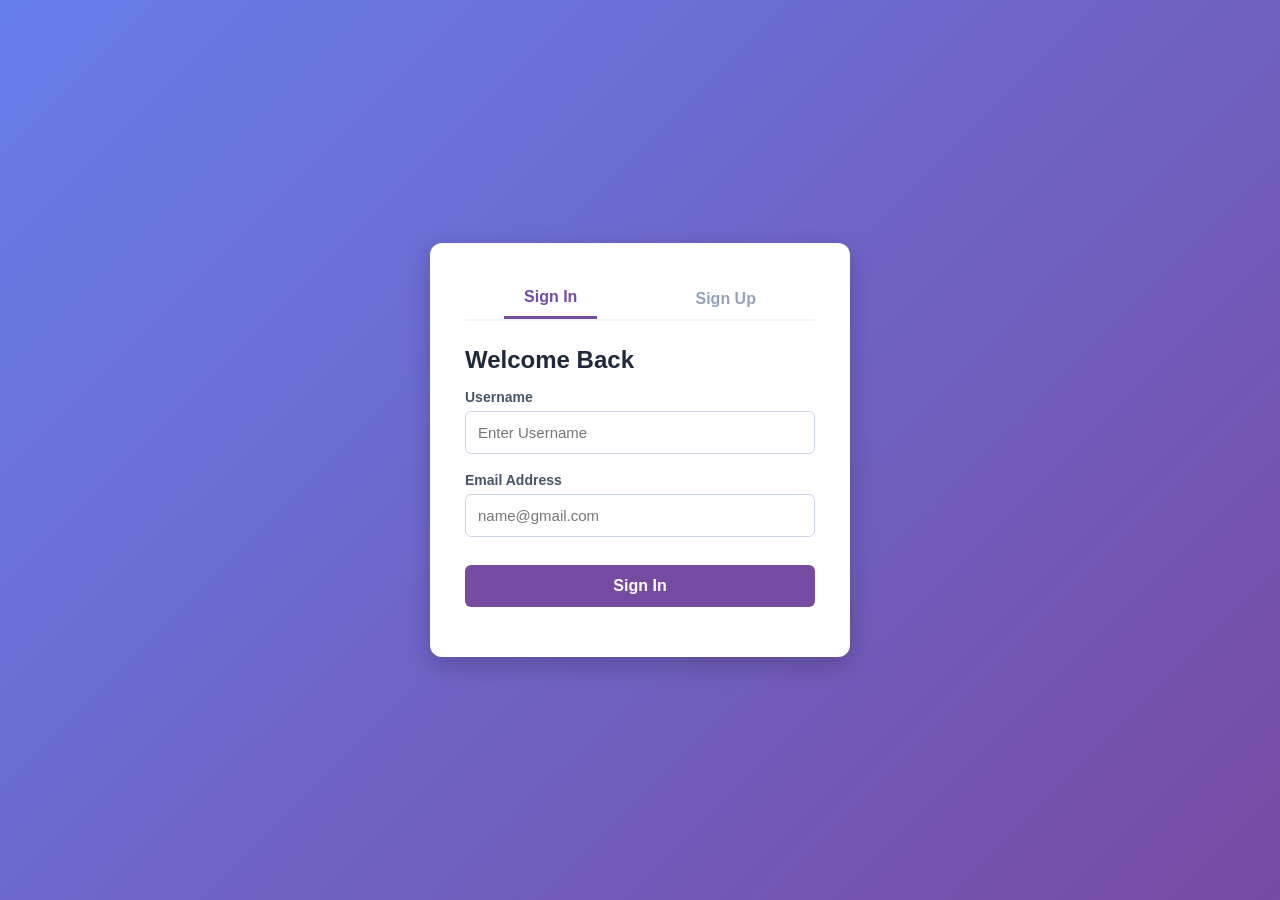
<file: index.html>
<!DOCTYPE html>
<html lang="en">
<head>
    <meta charset="UTF-8">
    <meta name="viewport" content="width=device-width, initial-scale=1.0">
    <title>Smart LMS Portal</title>
    <style>
        * { margin: 0; padding: 0; box-sizing: border-box; font-family: 'Segoe UI', sans-serif; }
        body { background: linear-gradient(135deg, #667eea 0%, #764ba2 100%); min-height: 100vh; display: flex; justify-content: center; align-items: center; padding: 20px; }
        .auth-container { background: #ffffff; padding: 35px; border-radius: 12px; box-shadow: 0 8px 24px rgba(0,0,0,0.2); width: 100%; max-width: 420px; text-align: center; }
        .tabs { display: flex; justify-content: space-around; margin-bottom: 25px; border-bottom: 2px solid #f1f5f9; }
        .tab-btn { background: none; border: none; padding: 10px 20px; font-size: 16px; font-weight: bold; color: #94a3b8; cursor: pointer; transition: 0.3s; }
        .tab-btn.active { color: #764ba2; border-bottom: 3px solid #764ba2; }
        .form-section { display: none; text-align: left; }
        .form-section.active { display: block; }
        .input-group { margin-bottom: 18px; }
        label { display: block; margin-bottom: 6px; color: #475569; font-weight: 600; font-size: 14px; }
        input { width: 100%; padding: 12px; border: 1px solid #cbd5e1; border-radius: 6px; font-size: 15px; outline: none; }
        input:focus { border-color: #764ba2; }
        button.submit-btn { width: 100%; padding: 12px; background: #764ba2; border: none; color: white; font-size: 16px; font-weight: bold; border-radius: 6px; cursor: pointer; margin-top: 10px; transition: 0.3s; }
        button.submit-btn:hover { background: #5a3682; }
        .message { margin-top: 15px; font-size: 14px; text-align: center; font-weight: 500; }
        .success { color: #10b981; }
        .error { color: #ef4444; }
    </style>
</head>
<body>

    <div class="auth-container">
        <div class="tabs">
            <button class="tab-btn active" onclick="switchTab('login')">Sign In</button>
            <button class="tab-btn" onclick="switchTab('signup')">Sign Up</button>
        </div>

        <div id="loginSection" class="form-section active">
            <h2 style="margin-bottom: 15px; color: #1e293b;">Welcome Back</h2>
            <form id="loginForm">
                <div class="input-group">
                    <label>Username</label>
                    <input type="text" id="loginUsername" placeholder="Enter Username" required>
                </div>
                <div class="input-group">
                    <label>Email Address</label>
                    <input type="email" id="loginEmail" placeholder="name@gmail.com" required>
                </div>
                <button type="submit" class="submit-btn">Sign In</button>
            </form>
        </div>

        <div id="signupSection" class="form-section">
            <h2 style="margin-bottom: 15px; color: #1e293b;">Create Account</h2>
            <form id="signupForm">
                <div class="input-group">
                    <label>Username</label>
                    <input type="text" id="signupUsername" placeholder="Choose Username" required>
                </div>
                <div class="input-group">
                    <label>Email Address</label>
                    <input type="email" id="signupEmail" placeholder="name@gmail.com" required>
                </div>
                <button type="submit" class="submit-btn">Register</button>
            </form>
        </div>

        <div id="msg" class="message"></div>
    </div>

    <script>
        function switchTab(type) {
            const tabs = document.querySelectorAll('.tab-btn');
            document.getElementById('msg').innerText = "";
            
            if(type === 'login') {
                tabs[0].classList.add('active'); tabs[1].classList.remove('active');
                document.getElementById('loginSection').classList.add('active');
                document.getElementById('signupSection').classList.remove('active');
            } else {
                tabs[1].classList.add('active'); tabs[0].classList.remove('active');
                document.getElementById('signupSection').classList.add('active');
                document.getElementById('loginSection').classList.remove('active');
            }
        }

        document.getElementById('signupForm').addEventListener('submit', async (e) => {
            e.preventDefault();
            const msgDiv = document.getElementById('msg');
            try {
                // --- UPDATED ENDPOINT ---
                const response = await fetch('https://lms-backrnd.onrender.com/admin/register', {
                    method: 'POST',
                    headers: { 'Content-Type': 'application/json' },
                    body: JSON.stringify({ 
                        username: document.getElementById('signupUsername').value.trim(), 
                        email: document.getElementById('signupEmail').value.trim().toLowerCase() 
                    })
                });
                const data = await response.json();
                if (response.ok) {
                    msgDiv.className = "message success";
                    msgDiv.innerText = "Registration Successful! Redirecting...";
                    setTimeout(() => switchTab('login'), 1500);
                } else {
                    throw new Error(data.message || "Failed");
                }
            } catch (err) { msgDiv.className = "message error"; msgDiv.innerText = err.message; }
        });

        document.getElementById('loginForm').addEventListener('submit', async (e) => {
            e.preventDefault();
            const username = document.getElementById('loginUsername').value.trim();
            const email = document.getElementById('loginEmail').value.trim().toLowerCase();
            const msgDiv = document.getElementById('msg');

            try {
                // --- UPDATED ENDPOINT ---
                const response = await fetch('https://lms-backrnd.onrender.com/admin/login', {
                    method: 'POST',
                    headers: { 'Content-Type': 'application/json' },
                    body: JSON.stringify({ username, email })
                });
                const data = await response.json();
                if (response.ok) {
                    msgDiv.className = "message success";
                    msgDiv.innerText = "Login Successful!";
                    localStorage.setItem('currentUser', username);
                    window.location.href = 'dashboard.html';
                } else {
                    throw new Error(data.message || "Invalid credentials.");
                }
            } catch (err) { msgDiv.className = "message error"; msgDiv.innerText = err.message; }
        });
    </script>
</body>
</html>
</file>
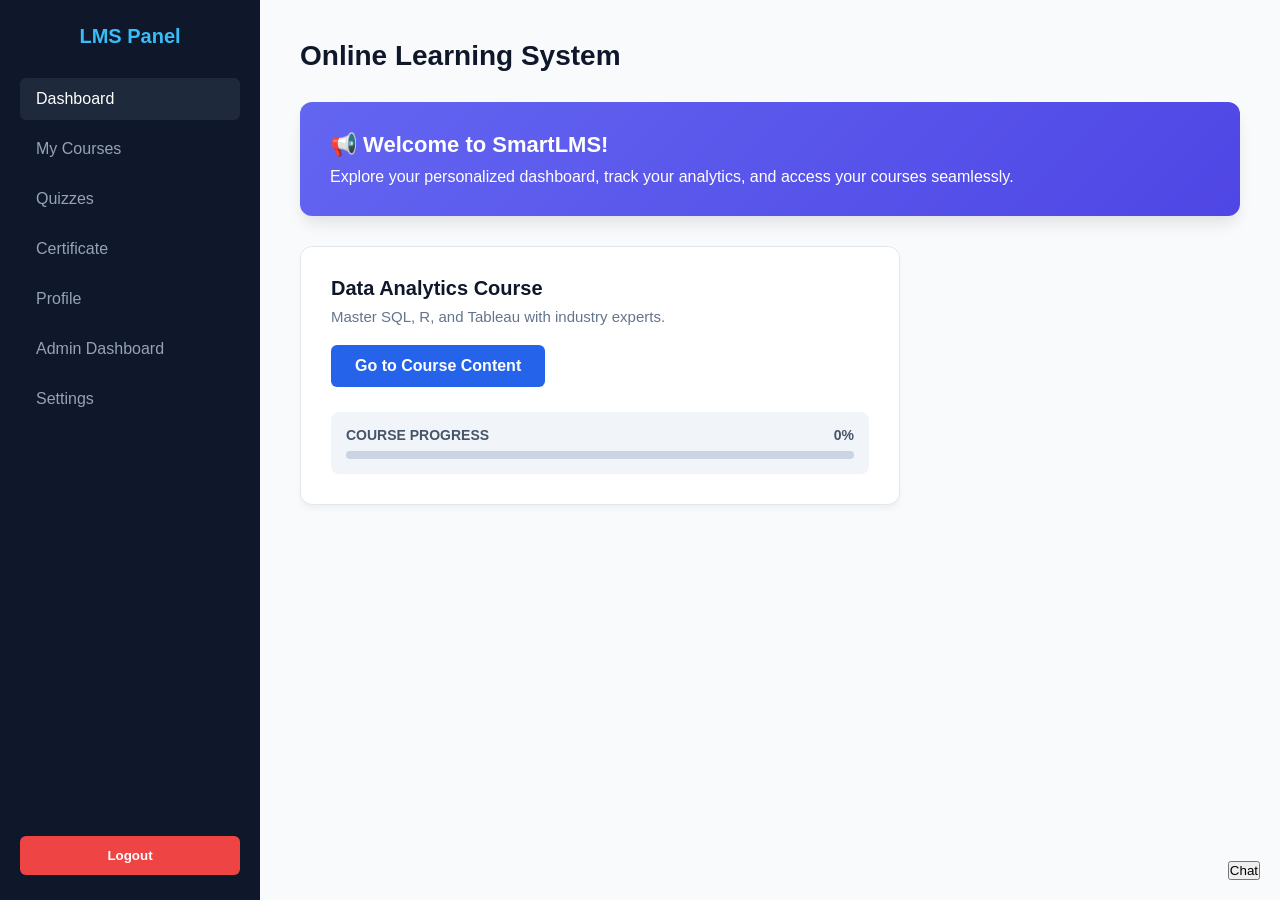
<file: admin.html>
<!DOCTYPE html>
<html lang="en">
<head>
    <meta charset="UTF-8">
    <meta name="viewport" content="width=device-width, initial-scale=1.0">
    <title>LMS - Secured Admin Panel</title>
    <style>
        * { margin: 0; padding: 0; box-sizing: border-box; font-family: 'Segoe UI', Tahoma, Geneva, Verdana, sans-serif; }
        body { background-color: #f4f6f9; display: flex; min-height: 100vh; width: 100vw; overflow-x: hidden; }
        
        /* Layout */
        #adminWrapper { display: none; width: 100%; min-height: 100vh; flex-direction: row; }
        .sidebar { width: 280px; background-color: #1f2937; color: white; padding: 30px 20px; display: flex; flex-direction: column; flex-shrink: 0; }
        .sidebar h2 { margin-bottom: 40px; font-size: 24px; text-align: center; color: #3b82f6; }
        .sidebar a { color: #cbd5e1; text-decoration: none; padding: 14px 16px; margin-bottom: 10px; border-radius: 6px; display: block; transition: 0.3s; cursor: pointer; font-size: 15px; }
        .sidebar a:hover { background-color: #374151; color: white; }
        
        .main-content { flex: 1; padding: 40px; overflow-y: auto; }
        .main-content h1 { font-size: 28px; margin-bottom: 20px; color: #111827; }
        
        .stats-container { display: flex; gap: 20px; flex-wrap: wrap; margin-bottom: 30px; }
        .stat-card { background: white; padding: 25px; border-radius: 10px; box-shadow: 0 4px 6px rgba(0,0,0,0.05); width: 240px; border-top: 4px solid #3b82f6; }
        .stat-card h3 { font-size: 14px; color: #6b7280; text-transform: uppercase; letter-spacing: 0.5px; margin-bottom: 8px; }
        .stat-card p { font-size: 26px; font-weight: 700; color: #1f2937; }

        .report-card { background: white; padding: 30px; border-radius: 10px; box-shadow: 0 4px 6px rgba(0,0,0,0.05); margin-top: 20px; min-height: 200px; }
        .report-card h3 { font-size: 18px; color: #1f2937; margin-bottom: 15px; border-bottom: 2px solid #f3f4f6; padding-bottom: 10px; }

        #reportContent { font-size: 14px; color: #374151; line-height: 1.6; }
        .data-list-item { padding: 10px 12px; border-bottom: 1px solid #f3f4f6; display: flex; justify-content: space-between; }
        .data-list-item:nth-child(even) { background-color: #f9fafb; }

        .denied-container { display: none; flex-direction: column; justify-content: center; align-items: center; width: 100vw; height: 100vh; background-color: #fff1f2; color: #9f1239; font-size: 18px; }
        .denied-container button { margin-top: 15px; padding: 10px 20px; background: #9f1239; color: white; border: none; border-radius: 5px; cursor: pointer; font-weight: bold; }
    </style>
</head>
<body>

    <div id="deniedBlock" class="denied-container">
        <div style="padding: 40px; background: white; border-radius: 10px; box-shadow: 0 4px 20px rgba(0,0,0,0.15); text-align: center;">
            🚫 Access Denied! <br>
            <button onclick="window.location.href='index.html'">Login Again</button>
        </div>
    </div>

    <div id="adminWrapper">
        <div class="sidebar">
            <h2>Admin Panel</h2>
            <a href="dashboard.html">Go to Dashboard</a>
            <a onclick="fetchStats('weekly')">Weekly Activity</a>
            <a onclick="fetchStats('monthly')">Monthly Activity</a>
            <a onclick="downloadCSV()" style="color: #10b981; font-weight: bold;">Download User CSV</a>
            <a onclick="logout()">Logout</a>
        </div>

        <div class="main-content">
            <h1 id="welcomeTitle">Welcome, Admin!</h1>
            
            <div class="stats-container">
                <div class="stat-card">
                    <h3>Total Users</h3>
                    <p id="totalUsers">Loading...</p>
                </div>
                <div class="stat-card">
                    <h3>Total Certificates</h3>
                    <p id="totalCertificates">Loading...</p>
                </div>
            </div>
            
            <div id="reportBox" class="report-card">
                <h3>Stats Report</h3>
                <div id="reportContent">Select "Weekly Activity" or "Monthly Activity" from the sidebar to view logs.</div>
            </div>
        </div>
    </div>

    <script>
        // Password Protection & Security Check (Direct Password Prompt)
        window.onload = function() {
            const pass = prompt("Enter Admin Password:");
            if (pass !== "120722") { 
                alert("Wrong Password!"); 
                window.location.href = 'dashboard.html'; 
            } else { 
                document.getElementById('adminWrapper').style.display = 'flex';
                fetchDashboardData();
            }
        };

        // Fetch Dashboard Stats
        async function fetchDashboardData() {
            try {
                const res = await fetch('https://lms-backrnd.onrender.com/admin/dashboard-data');
                const data = await res.json();
                document.getElementById('totalUsers').innerText = data.totalUsers || 0;
                document.getElementById('totalCertificates').innerText = data.totalCertificates || 0;
            } catch (err) {
                console.error("Error loading dashboard stats", err);
            }
        }

        // Stats Toggle (Weekly/Monthly)
        async function fetchStats(type) {
            const reportDiv = document.getElementById('reportContent');
            reportDiv.innerHTML = "Loading " + type + " data...";
            
            try {
                const res = await fetch(`https://lms-backrnd.onrender.com/admin/stats?type=${type}`);
                const data = await res.json();
                
                if (Array.isArray(data) && data.length > 0) {
                    let html = "";
                    data.forEach(user => {
                        const userIdentifier = user.email || user.username || "User";
                        const actionType = user.action || "logged in / signed up";
                        const timeStamp = user.timestamp ? new Date(user.timestamp).toLocaleString() : "Recently";
                        
                        html += `<div class="data-list-item">
                            <span><strong>${userIdentifier}</strong> - ${actionType}</span>
                            <span>${timeStamp}</span>
                        </div>`;
                    });
                    reportDiv.innerHTML = html;
                } else {
                    reportDiv.innerHTML = `<div style="padding: 15px; color: #4b5563;">${typeof data === 'object' ? JSON.stringify(data) : data}</div>`;
                }
            } catch (err) {
                reportDiv.innerHTML = "<span style='color: red;'>Failed to load data. Please check your backend connection.</span>";
            }
        }

        // Download CSV
        function downloadCSV() {
            window.location.href = 'https://lms-backrnd.onrender.com/admin/download';
        }

        function logout() { 
            localStorage.clear(); 
            window.location.href = 'index.html'; 
        }
    </script>
</body>
</html>
</file>
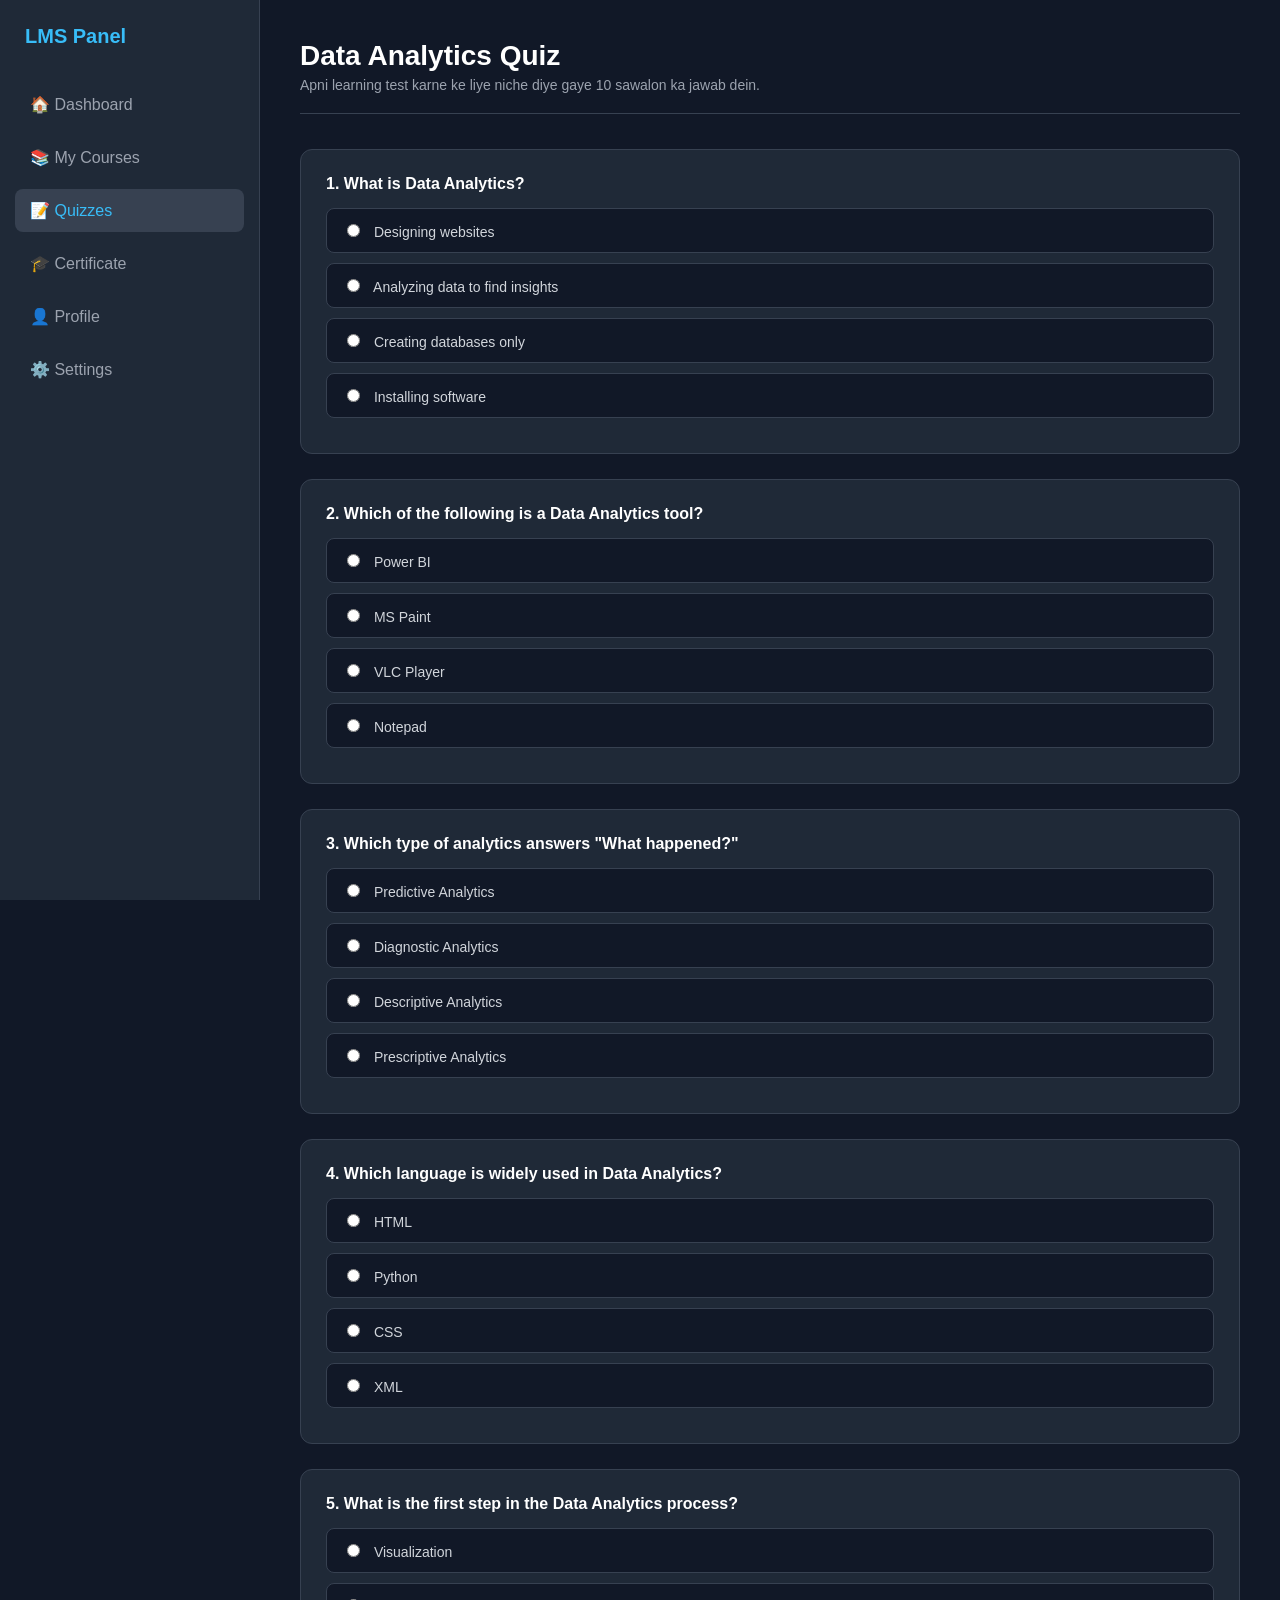
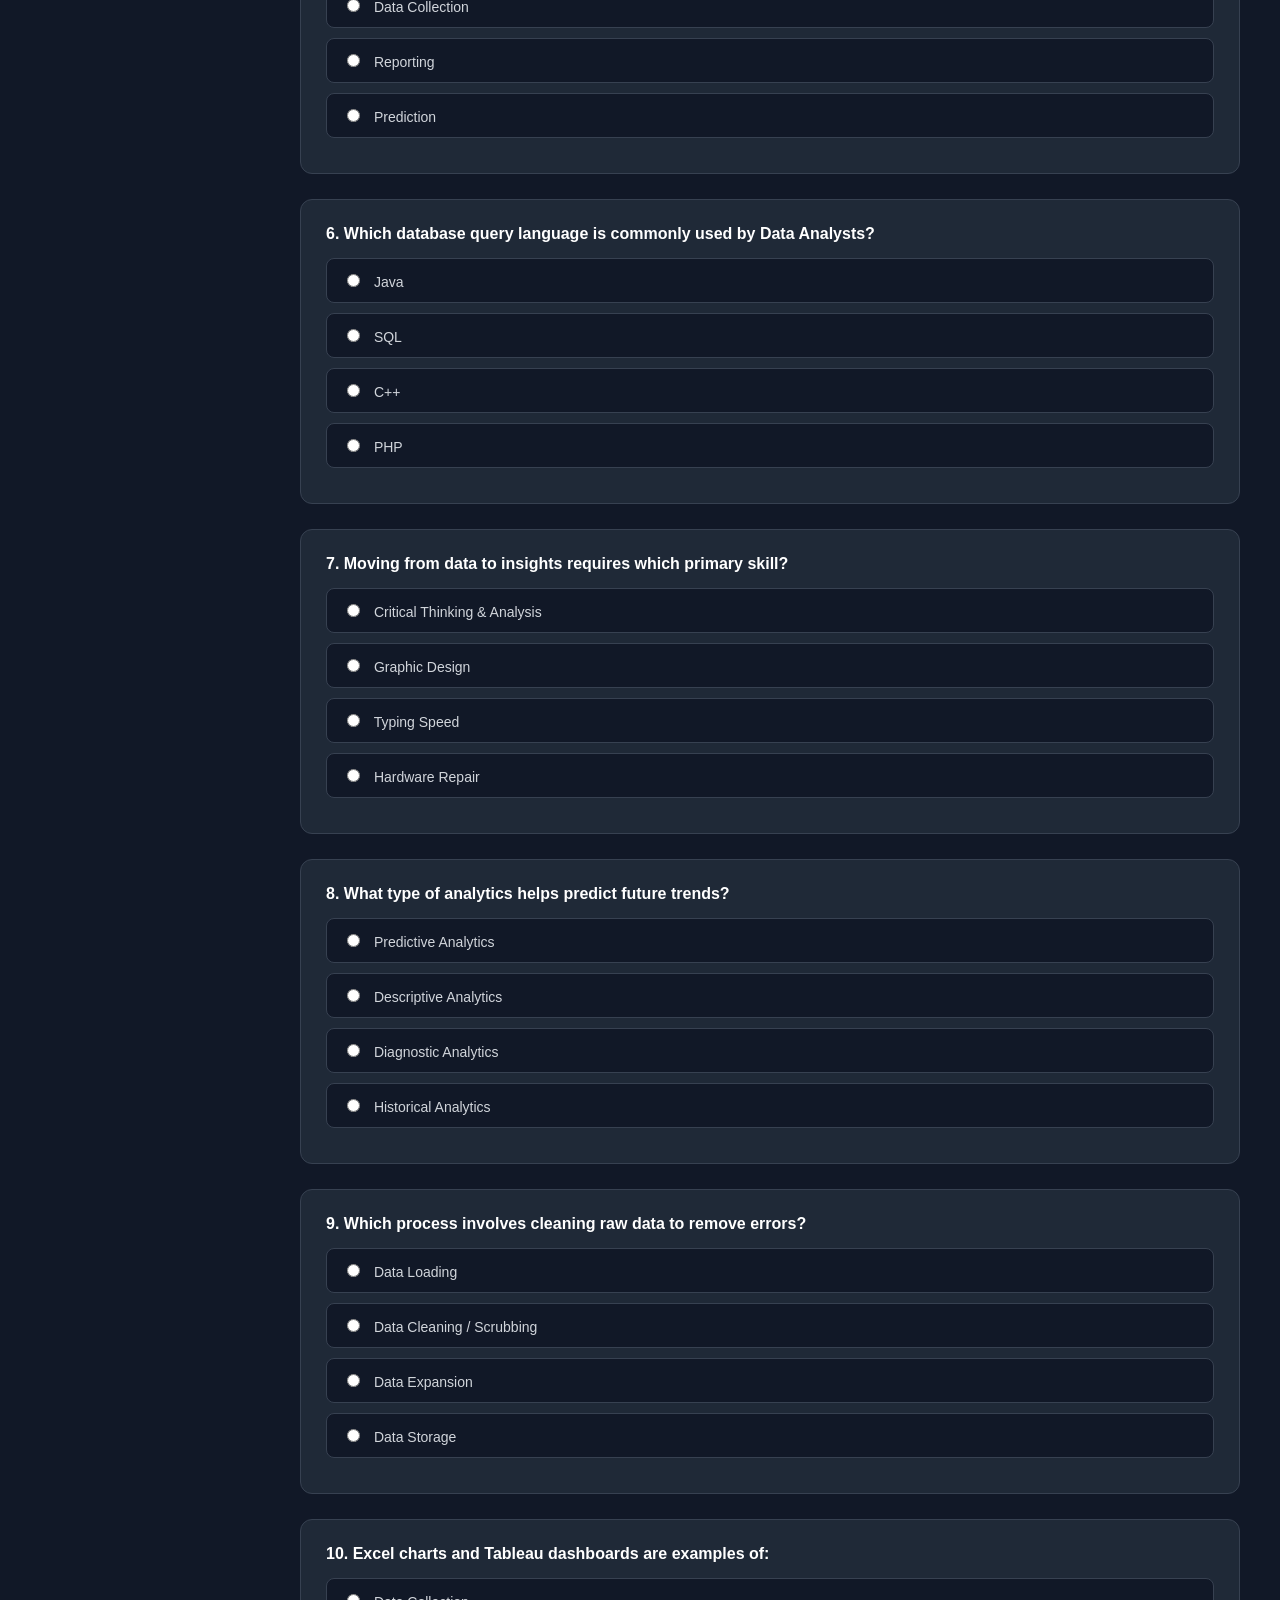
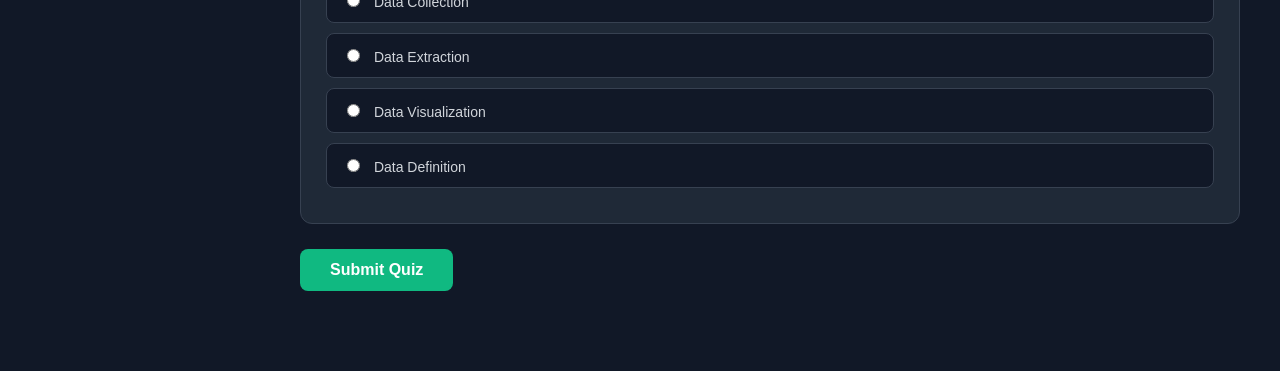
<file: assessment.html>
<!DOCTYPE html>
<html lang="en">
<head>
    <meta charset="UTF-8">
    <meta name="viewport" content="width=device-width, initial-scale=1.0">
    <title>Data Analytics Quiz</title>
    <style>
        * { box-sizing: border-box; }
        body {
            background-color: #111827; color: #f3f4f6;
            font-family: 'Segoe UI', Tahoma, Geneva, Verdana, sans-serif;
            margin: 0; padding: 0; display: flex; min-height: 100vh;
        }
        .sidebar {
            width: 260px; background-color: #1f2937; border-right: 1px solid #374151;
            padding: 25px 15px; display: flex; flex-direction: column; gap: 10px;
            position: fixed; height: 100vh; left: 0; top: 0;
        }
        .sidebar h2 { color: #38bdf8; font-size: 20px; margin: 0 0 25px 0; padding-left: 10px; font-weight: 600; }
        .sidebar a {
            color: #9ca3af; text-decoration: none; font-size: 16px; padding: 12px 15px;
            border-radius: 8px; display: flex; align-items: center; gap: 10px; transition: all 0.2s ease;
        }
        .sidebar a:hover, .sidebar a.active { background-color: #374151; color: #38bdf8; }
        .main-container { margin-left: 260px; flex-grow: 1; padding: 40px; background: #111827; }
        .header { border-bottom: 1px solid #374151; padding-bottom: 20px; margin-bottom: 35px; }
        .header h1 { margin: 0; color: #ffffff; font-size: 28px; }
        .header p { margin: 5px 0 0 0; color: #9ca3af; font-size: 14px; }
        .quiz-card {
            background-color: #1f2937; border: 1px solid #374151; border-radius: 12px;
            padding: 25px; margin-bottom: 25px;
        }
        .question { font-size: 16px; color: #ffffff; margin-bottom: 15px; font-weight: 600; }
        .option-label {
            display: block; background-color: #111827; border: 1px solid #374151;
            padding: 12px 15px; border-radius: 8px; margin-bottom: 10px; cursor: pointer;
            font-size: 14px; color: #d1d5db; transition: all 0.2s ease;
        }
        .option-label:hover { border-color: #38bdf8; background-color: #1f2937; }
        .option-label input { margin-right: 10px; }
        .submit-btn {
            background-color: #10b981; color: white; border: none; padding: 12px 30px;
            border-radius: 8px; font-weight: bold; font-size: 16px; cursor: pointer; transition: background 0.2s ease;
            margin-bottom: 40px;
        }
        .submit-btn:hover { background-color: #059669; }
    </style>
</head>
<body>

    <div class="sidebar">
        <h2>LMS Panel</h2>
        <a href="dashboard.html">🏠 Dashboard</a>
        <a href="sqlanalysis.html">📚 My Courses</a>
        <a href="assessment.html" class="active">📝 Quizzes</a>
        <a href="certificate.html">🎓 Certificate</a>
        <a href="profile.html">👤 Profile</a>
        <a href="settings.html">⚙️ Settings</a>
    </div>

    <div class="main-container">
        <div class="header">
            <h1>Data Analytics Quiz</h1>
            <p>Apni learning test karne ke liye niche diye gaye 10 sawalon ka jawab dein.</p>
        </div>

        <form id="quiz-form" onsubmit="submitQuiz(event)">
            
            <div class="quiz-card">
                <div class="question">1. What is Data Analytics?</div>
                <label class="option-label"><input type="radio" name="q1" value="wrong"> Designing websites</label>
                <label class="option-label"><input type="radio" name="q1" value="correct"> Analyzing data to find insights</label>
                <label class="option-label"><input type="radio" name="q1" value="wrong"> Creating databases only</label>
                <label class="option-label"><input type="radio" name="q1" value="wrong"> Installing software</label>
            </div>

            <div class="quiz-card">
                <div class="question">2. Which of the following is a Data Analytics tool?</div>
                <label class="option-label"><input type="radio" name="q2" value="correct"> Power BI</label>
                <label class="option-label"><input type="radio" name="q2" value="wrong"> MS Paint</label>
                <label class="option-label"><input type="radio" name="q2" value="wrong"> VLC Player</label>
                <label class="option-label"><input type="radio" name="q2" value="wrong"> Notepad</label>
            </div>

            <div class="quiz-card">
                <div class="question">3. Which type of analytics answers "What happened?"</div>
                <label class="option-label"><input type="radio" name="q3" value="wrong"> Predictive Analytics</label>
                <label class="option-label"><input type="radio" name="q3" value="wrong"> Diagnostic Analytics</label>
                <label class="option-label"><input type="radio" name="q3" value="correct"> Descriptive Analytics</label>
                <label class="option-label"><input type="radio" name="q3" value="wrong"> Prescriptive Analytics</label>
            </div>

            <div class="quiz-card">
                <div class="question">4. Which language is widely used in Data Analytics?</div>
                <label class="option-label"><input type="radio" name="q4" value="wrong"> HTML</label>
                <label class="option-label"><input type="radio" name="q4" value="correct"> Python</label>
                <label class="option-label"><input type="radio" name="q4" value="wrong"> CSS</label>
                <label class="option-label"><input type="radio" name="q4" value="wrong"> XML</label>
            </div>

            <div class="quiz-card">
                <div class="question">5. What is the first step in the Data Analytics process?</div>
                <label class="option-label"><input type="radio" name="q5" value="wrong"> Visualization</label>
                <label class="option-label"><input type="radio" name="q5" value="correct"> Data Collection</label>
                <label class="option-label"><input type="radio" name="q5" value="wrong"> Reporting</label>
                <label class="option-label"><input type="radio" name="q5" value="wrong"> Prediction</label>
            </div>

            <div class="quiz-card">
                <div class="question">6. Which database query language is commonly used by Data Analysts?</div>
                <label class="option-label"><input type="radio" name="q6" value="wrong"> Java</label>
                <label class="option-label"><input type="radio" name="q6" value="correct"> SQL</label>
                <label class="option-label"><input type="radio" name="q6" value="wrong"> C++</label>
                <label class="option-label"><input type="radio" name="q6" value="wrong"> PHP</label>
            </div>

            <div class="quiz-card">
                <div class="question">7. Moving from data to insights requires which primary skill?</div>
                <label class="option-label"><input type="radio" name="q7" value="correct"> Critical Thinking & Analysis</label>
                <label class="option-label"><input type="radio" name="q7" value="wrong"> Graphic Design</label>
                <label class="option-label"><input type="radio" name="q7" value="wrong"> Typing Speed</label>
                <label class="option-label"><input type="radio" name="q7" value="wrong"> Hardware Repair</label>
            </div>

            <div class="quiz-card">
                <div class="question">8. What type of analytics helps predict future trends?</div>
                <label class="option-label"><input type="radio" name="q8" value="correct"> Predictive Analytics</label>
                <label class="option-label"><input type="radio" name="q8" value="wrong"> Descriptive Analytics</label>
                <label class="option-label"><input type="radio" name="q8" value="wrong"> Diagnostic Analytics</label>
                <label class="option-label"><input type="radio" name="q8" value="wrong"> Historical Analytics</label>
            </div>

            <div class="quiz-card">
                <div class="question">9. Which process involves cleaning raw data to remove errors?</div>
                <label class="option-label"><input type="radio" name="q9" value="wrong"> Data Loading</label>
                <label class="option-label"><input type="radio" name="q9" value="correct"> Data Cleaning / Scrubbing</label>
                <label class="option-label"><input type="radio" name="q9" value="wrong"> Data Expansion</label>
                <label class="option-label"><input type="radio" name="q9" value="wrong"> Data Storage</label>
            </div>

            <div class="quiz-card">
                <div class="question">10. Excel charts and Tableau dashboards are examples of:</div>
                <label class="option-label"><input type="radio" name="q10" value="wrong"> Data Collection</label>
                <label class="option-label"><input type="radio" name="q10" value="wrong"> Data Extraction</label>
                <label class="option-label"><input type="radio" name="q10" value="correct"> Data Visualization</label>
                <label class="option-label"><input type="radio" name="q10" value="wrong"> Data Definition</label>
            </div>

            <button type="submit" class="submit-btn">Submit Quiz</button>
        </form>
    </div>

    <script>
        function getUserKey(baseKey) {
            const user = localStorage.getItem('currentUser') || 'guest';
            return user + '_' + baseKey;
        }

        function submitQuiz(e) {
            e.preventDefault();
            let finalScore = 0;
            const totalQuestions = 10;

            // Loop checking for all 10 questions
            for (let i = 1; i <= totalQuestions; i++) {
                const checkedOption = document.querySelector(`input[name="q${i}"]:checked`);
                
                if (!checkedOption) {
                    alert(`Please answer question number ${i}!`);
                    return;
                }
                
                if (checkedOption.value === 'correct') {
                    finalScore += 1; // 1 mark per correct answer (Total Score out of 10)
                }
            }

            // Save state specifically for current logged-in user
            localStorage.setItem(getUserKey('quizStatus'), 'PASS');
            localStorage.setItem(getUserKey('quizScore'), finalScore);
            
            // Calculate dynamic progress bars on dashboard
            let completedVideosCount = 0;
            for (let v = 1; v <= 4; v++) {
                if (localStorage.getItem(getUserKey('video_completed_' + v)) === 'true') {
                    completedVideosCount++;
                }
            }
            
            // 4 videos + 1 quiz = total 5 tracking milestones
            let totalPercentage = Math.round(((completedVideosCount + 1) / 5) * 100);
            localStorage.setItem(getUserKey('course_progress_percent'), totalPercentage);

            alert('Quiz submitted successfully! Your score: ' + finalScore + '/' + totalQuestions);
            window.location.href = 'dashboard.html';
        }
    </script>
</body>
</html>
</file>
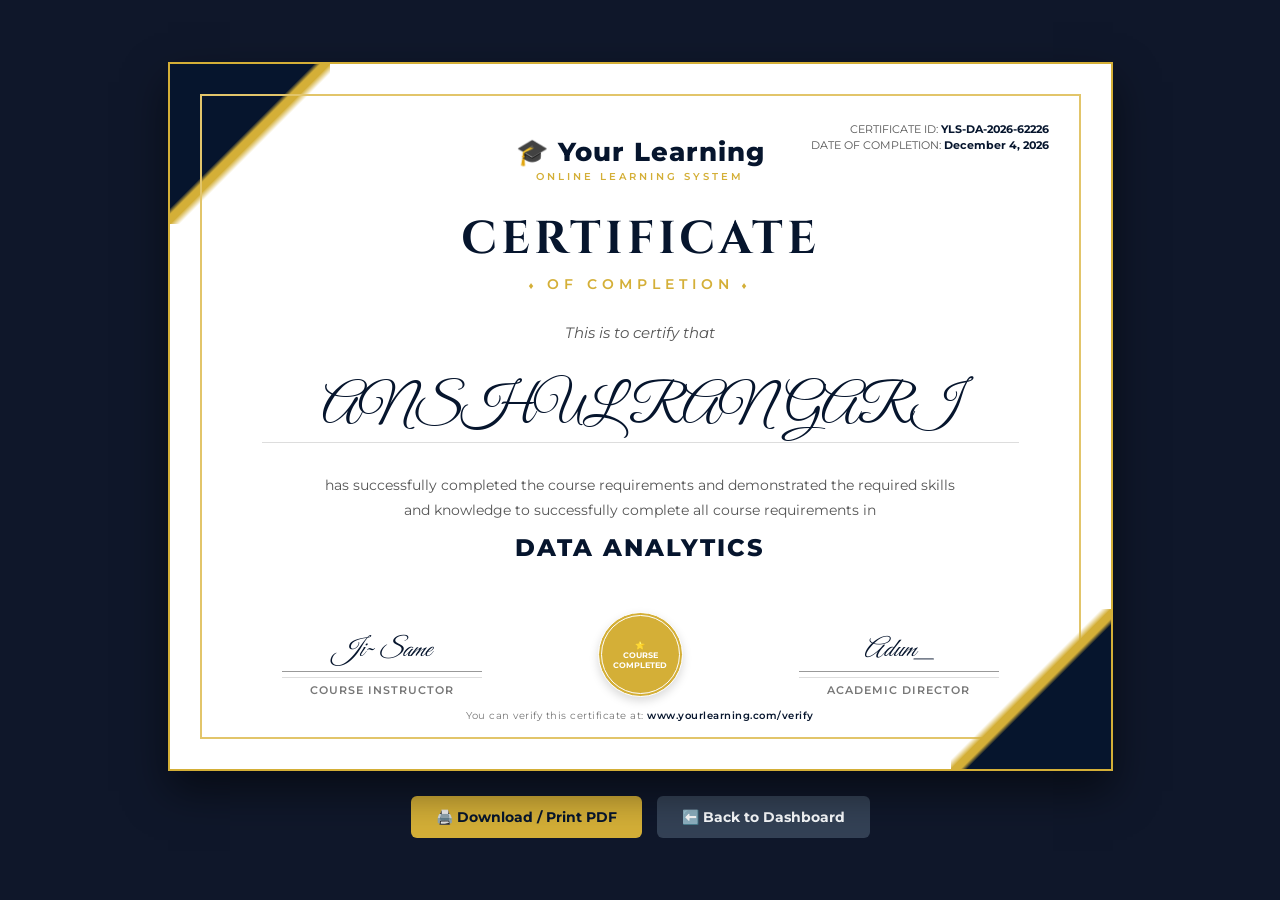
<file: certificate.html>
<!DOCTYPE html>
<html lang="en">
<head>
    <meta charset="UTF-8">
    <meta name="viewport" content="width=device-width, initial-scale=1.0">
    <title>LMS - Official Certificate</title>
    <link href="https://fonts.googleapis.com/css2?family=Great+Vibes&family=Montserrat:wght@400;600;800&family=Cinzel:wght@700&display=swap" rel="stylesheet">
    <style>
        * { margin: 0; padding: 0; box-sizing: border-box; font-family: 'Montserrat', sans-serif; }
        body { background-color: #0f172a; color: #f8fafc; display: flex; justify-content: center; align-items: center; min-height: 100vh; padding: 20px; }
        
        /* Premium Certificate Outer Frame */
        .certificate-wrapper {
            background: #ffffff;
            color: #06152d;
            width: 100%;
            max-width: 950px;
            padding: 30px;
            position: relative;
            border: 2px solid #d4af37;
            box-shadow: 0 20px 40px rgba(0,0,0,0.5);
            overflow: hidden;
        }

        /* Gold and Navy Blue Corner Badges (Jaise image me hai) */
        .certificate-wrapper::before {
            content: ""; position: absolute; top: 0; left: 0;
            width: 160px; height: 160px;
            background: linear-gradient(135deg, #06152d 45%, #d4af37 47%, #d4af37 50%, transparent 53%);
        }
        .certificate-wrapper::after {
            content: ""; position: absolute; bottom: 0; right: 0;
            width: 160px; height: 160px;
            background: linear-gradient(315deg, #06152d 45%, #d4af37 47%, #d4af37 50%, transparent 53%);
        }

        /* Inner Thin Gold Frame Border */
        .inner-border {
            border: 2px solid #e2c56a;
            padding: 40px 60px;
            position: relative;
            height: 100%;
            text-align: center;
        }

        /* Top Header Brand Elements */
        .cert-header { display: flex; justify-content: center; align-items: center; flex-direction: column; margin-bottom: 25px; }
        .logo-placeholder { font-size: 26px; font-weight: 800; color: #06152d; letter-spacing: 1px; }
        .logo-sub { font-size: 10px; color: #d4af37; letter-spacing: 3px; font-weight: 600; margin-top: 2px; text-transform: uppercase; }

        /* Meta details top corners */
        .meta-top-right { position: absolute; top: 25px; right: 30px; text-align: right; font-size: 11px; color: #555; line-height: 1.5; }
        .meta-top-right strong { color: #06152d; }

        /* Main Certificate Titles */
        .main-title { font-family: 'Cinzel', serif; font-size: 46px; font-weight: 700; color: #06152d; letter-spacing: 4px; margin-bottom: 5px; }
        .sub-title { font-size: 14px; font-weight: 600; color: #d4af37; letter-spacing: 5px; text-transform: uppercase; margin-bottom: 30px; position: relative; }
        .sub-title::before, .sub-title::after { content: " ♦ "; color: #d4af37; font-size: 10px; }

        .certify-text { font-size: 15px; color: #555; font-style: italic; margin-bottom: 20px; }

        /* Elegant Dynamic Name Styles */
        .student-name { font-family: 'Great Vibes', cursive; font-size: 52px; color: #06152d; margin: 15px 0; border-bottom: 1px solid #ddd; display: inline-block; padding: 0 60px; min-width: 300px; }

        .course-summary { font-size: 14px; color: #555; line-height: 1.8; margin-top: 15px; max-width: 650px; margin-left: auto; margin-right: auto; }
        .course-title { font-size: 24px; font-weight: 800; color: #06152d; letter-spacing: 2px; margin: 10px 0; text-transform: uppercase; }

        /* Footer Authority Signatures & Stamp badge */
        .cert-footer { display: flex; justify-content: space-between; align-items: flex-end; margin-top: 50px; padding: 0 20px; }
        .signature-block { width: 200px; text-align: center; }
        .sign-img { font-family: 'Great Vibes', cursive; font-size: 26px; color: #06152d; margin-bottom: 5px; border-bottom: 1px solid #999; padding-bottom: 5px; font-style: italic; }
        .sign-title { font-size: 11px; font-weight: 600; color: #777; letter-spacing: 1px; text-transform: uppercase; margin-top: 5px; }

        /* Gold Medal Central Badge Placement */
        .medal-badge { width: 85px; height: 85px; background: #d4af37; border-radius: 50%; position: relative; display: flex; justify-content: center; align-items: center; border: 4px double #ffffff; box-shadow: 0 4px 10px rgba(0,0,0,0.15); }
        .medal-inner { text-align: center; color: white; font-size: 8px; font-weight: bold; text-transform: uppercase; padding: 5px; }
        .medal-ribbon-l, .medal-ribbon-r { position: absolute; bottom: -20px; width: 20px; height: 35px; background: #06152d; z-index: -1; transform: rotate(15deg); border-bottom: 5px solid transparent; }
        .medal-ribbon-r { transform: rotate(-15deg); right: 25px; left: auto; background: #06152d; }
        .medal-ribbon-l { left: 25px; }

        /* Bottom Verification URL link */
        .verify-url { position: absolute; bottom: 15px; left: 0; right: 0; text-align: center; font-size: 10px; color: #777; letter-spacing: 0.5px; }
        .verify-url a { color: #06152d; text-decoration: none; font-weight: 600; }

        /* Action Controls Layout */
        .controls { display: flex; gap: 15px; justify-content: center; margin-top: 25px; }
        .btn { padding: 12px 25px; border: none; border-radius: 6px; font-weight: bold; cursor: pointer; text-decoration: none; font-size: 14px; transition: 0.2s; }
        .btn-download { background: #d4af37; color: #06152d; }
        .btn-back { background: #334155; color: #f8fafc; }
        .btn:hover { opacity: 0.9; }

        @media print {
            body { background: none; padding: 0; }
            .controls { display: none; }
            .certificate-wrapper { box-shadow: none; border: 2px solid #d4af37; }
        }
    </style>
</head>
<body>

    <div>
        <div class="certificate-wrapper" id="printArea">
            <div class="inner-border">
                
                <div class="meta-top-right">
                    CERTIFICATE ID: <strong id="certId">YLS-DA-2026-00001</strong><br>
                    DATE OF COMPLETION: <strong id="certDate">25 May 2026</strong>
                </div>

                <div class="cert-header">
                    <div class="logo-placeholder">🎓 Your Learning</div>
                    <div class="logo-sub">Online Learning System</div>
                </div>

                <div class="main-title">CERTIFICATE</div>
                <div class="sub-title">Of Completion</div>

                <div class="certify-text">This is to certify that</div>
                
                <div class="student-name" id="studentName">Your Name</div>

                <div class="course-summary">
                    has successfully completed the course requirements and demonstrated the required skills and knowledge to successfully complete all course requirements in
                </div>
                
                <div class="course-title">Data Analytics</div>

                <div class="cert-footer">
                    <div class="signature-block">
                        <div class="sign-img">Ji~ Same</div>
                        <div style="width: 100%; height: 1px; background: #ddd;"></div>
                        <div class="sign-title">Course Instructor</div>
                    </div>

                    <div class="medal-badge">
                        <div class="medal-ribbon-l"></div>
                        <div class="medal-ribbon-r"></div>
                        <div class="medal-inner">
                            ⭐<br>Course<br>Completed
                        </div>
                    </div>

                    <div class="signature-block">
                        <div class="sign-img">Adum_</div>
                        <div style="width: 100%; height: 1px; background: #ddd;"></div>
                        <div class="sign-title">Academic Director</div>
                    </div>
                </div>

                <div class="verify-url">
                    You can verify this certificate at: <a href="#">www.yourlearning.com/verify</a>
                </div>

            </div>
        </div>

        <div class="controls">
            <button onclick="window.print()" class="btn btn-download">🖨️ Download / Print PDF</button>
            <a href="dashboard.html" class="btn btn-back">⬅️ Back to Dashboard</a>
        </div>
    </div>

    <script>
        window.onload = function() {
            // LocalStorage se logged-in user ka original name pull karega
            const currentUser = localStorage.getItem('currentUser') || 'Anshul Rangari';
            
            // Name field mapping target element assignment
            document.getElementById('studentName').innerText = currentUser.toUpperCase();
            
            // Dynamic date stamp integration
            const today = new Date();
            const options = { day: 'numeric', month: 'long', year: 'numeric' };
            document.getElementById('certDate').innerText = today.toLocaleDateString('en-US', options);
            
            // Generating random transaction ID reference
            const randomId = 'YLS-DA-2026-' + Math.floor(10000 + Math.random() * 90000);
            document.getElementById('certId').innerText = randomId;
        };
    </script>
</body>
</html>
</file>
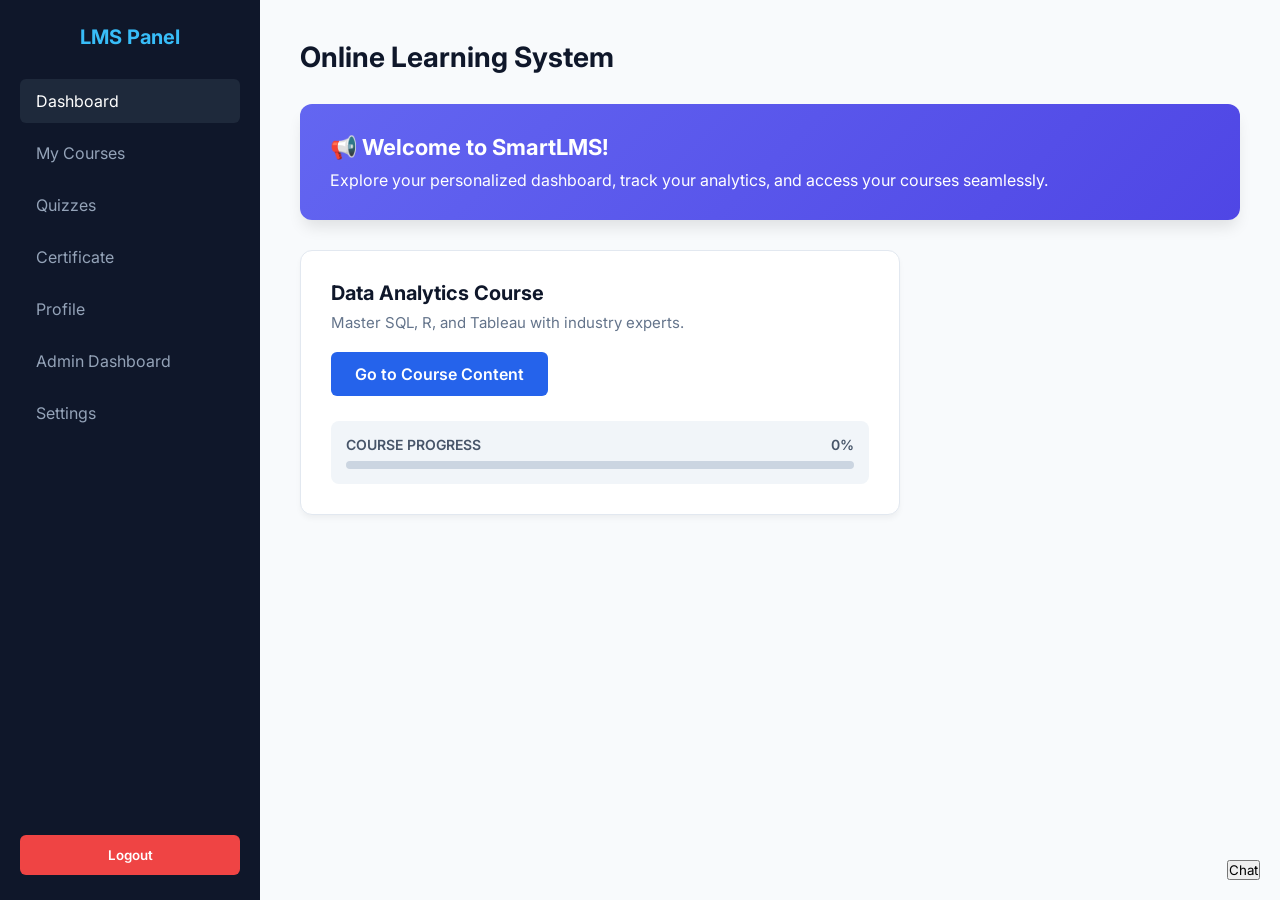
<file: dashboard.html>
<!DOCTYPE html>
<html lang="en">
<head>
    <meta charset="UTF-8">
    <meta name="viewport" content="width=device-width, initial-scale=1.0">
    <title>LMS Dashboard</title>
    <link href="https://fonts.googleapis.com/css2?family=Inter:wght@400;600&display=swap" rel="stylesheet">
    <style>
        * { margin: 0; padding: 0; box-sizing: border-box; font-family: 'Inter', sans-serif; }
        body { display: flex; background-color: #f8fafc; min-height: 100vh; }
        
        /* Sidebar */
        .sidebar { width: 260px; background-color: #0f172a; color: white; padding: 25px 20px; display: flex; flex-direction: column; }
        .sidebar h2 { font-size: 20px; margin-bottom: 30px; color: #38bdf8; text-align: center; }
        .sidebar a { display: block; color: #94a3b8; padding: 12px 16px; text-decoration: none; border-radius: 6px; margin-bottom: 8px; transition: 0.3s; }
        .sidebar a:hover { background-color: #1e293b; color: white; }
        .logout-btn { margin-top: auto; background-color: #ef4444; color: white; border: none; padding: 12px; border-radius: 6px; cursor: pointer; font-weight: 600; }
        .logout-btn:hover { background-color: #dc2626; }

        /* Main Container */
        .main-container { flex: 1; padding: 40px; overflow-y: auto; }
        .main-container h1 { font-size: 28px; color: #0f172a; margin-bottom: 30px; }

        /* Announcement Section */
        .slider-container { background: linear-gradient(135deg, #6366f1, #4f46e5); color: white; padding: 30px; border-radius: 12px; margin-bottom: 30px; box-shadow: 0 10px 15px -3px rgba(0, 0, 0, 0.1); }
        .slider-container h2 { font-size: 22px; margin-bottom: 10px; }

        /* Course Card */
        .card-box { background: white; padding: 30px; border-radius: 12px; border: 1px solid #e2e8f0; box-shadow: 0 4px 6px -1px rgba(0, 0, 0, 0.05); max-width: 600px; }
        .card-box h3 { font-size: 20px; color: #0f172a; margin-bottom: 8px; }
        .card-box p { color: #64748b; font-size: 15px; margin-bottom: 20px; }
        
        .btn-action { background-color: #2563eb; color: white; padding: 12px 24px; text-decoration: none; border-radius: 6px; display: inline-block; font-weight: 600; transition: 0.3s; }
        .btn-action:hover { background-color: #1d4ed8; }

        /* Progress Bar */
        .progress-wrapper { margin-top: 25px; background: #f1f5f9; padding: 15px; border-radius: 8px; }
        .progress-text { display: flex; justify-content: space-between; font-weight: 600; font-size: 14px; color: #475569; margin-bottom: 8px; }
        .progress-bar-bg { width: 100%; height: 8px; background-color: #cbd5e1; border-radius: 4px; overflow: hidden; }
        .progress-bar-fill { height: 100%; width: 0%; background-color: #10b981; border-radius: 4px; transition: width 0.5s ease-in-out; }
    </style>
</head>
<body>

    <div class="sidebar">
        <h2>LMS Panel</h2>
        <a href="dashboard.html" style="background-color: #1e293b; color: white;">Dashboard</a>
        <a href="sqlanalysis.html">My Courses</a>
        <a href="assessment.html">Quizzes</a>
        <a href="certificate.html">Certificate</a>
        <a href="profile.html">Profile</a>
        <a href="admin.html">Admin Dashboard</a>
        <a href="#">Settings</a>
        <button onclick="window.location.href='index.html'" class="logout-btn">Logout</button>
    </div>

    <div class="main-container">
        <h1>Online Learning System</h1>

        <div class="slider-container">
            <h2>📢 Welcome to SmartLMS!</h2>
            <p>Explore your personalized dashboard, track your analytics, and access your courses seamlessly.</p>
        </div>

        <div class="card-box">
            <h3>Data Analytics Course</h3>
            <p>Master SQL, R, and Tableau with industry experts.</p>
            <a href="sqlanalysis.html" class="btn-action">Go to Course Content</a>

            <div class="progress-wrapper">
                <div class="progress-text">
                    <span>COURSE PROGRESS</span>
                    <span>0%</span>
                </div>
                <div class="progress-bar-bg">
                    <div class="progress-bar-fill" style="width: 0%;"></div>
                </div>
            </div>
        </div>
    </div>

    <script src="https://shreyashrangari08-gif.github.io/smartlms-frontend/chatbot.js"></script>

</body>
</html>
</file>
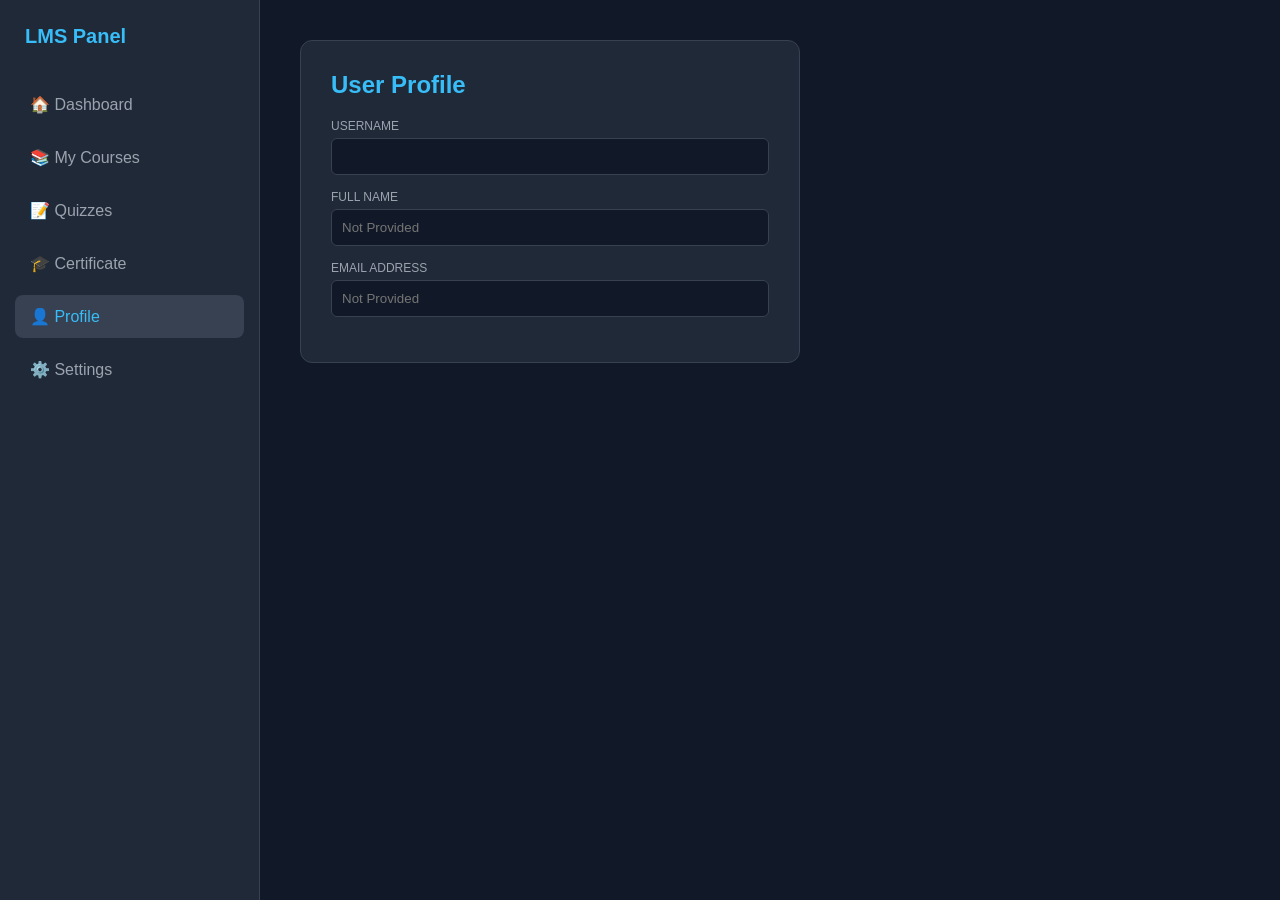
<file: profile.html>
<!DOCTYPE html>
<html lang="en">
<head>
    <meta charset="UTF-8">
    <meta name="viewport" content="width=device-width, initial-scale=1.0">
    <title>My Profile</title>
    <style>
        * { box-sizing: border-box; }
        body {
            background-color: #111827; color: #f3f4f6;
            font-family: 'Segoe UI', Tahoma, Geneva, Verdana, sans-serif;
            margin: 0; padding: 0; display: flex; min-height: 100vh;
        }
        .sidebar {
            width: 260px; background-color: #1f2937; border-right: 1px solid #374151;
            padding: 25px 15px; display: flex; flex-direction: column; gap: 10px;
            position: fixed; height: 100vh; left: 0; top: 0;
        }
        .sidebar h2 { color: #38bdf8; font-size: 20px; margin: 0 0 25px 0; padding-left: 10px; font-weight: 600; }
        .sidebar a {
            color: #9ca3af; text-decoration: none; font-size: 16px; padding: 12px 15px;
            border-radius: 8px; display: flex; align-items: center; gap: 10px; transition: all 0.2s ease;
        }
        .sidebar a:hover, .sidebar a.active { background-color: #374151; color: #38bdf8; }
        .main-container { margin-left: 260px; flex-grow: 1; padding: 40px; background: #111827; }
        .profile-card { background-color: #1f2937; border: 1px solid #374151; border-radius: 12px; padding: 30px; max-width: 500px; }
        .profile-card h2 { margin-top: 0; color: #38bdf8; margin-bottom: 20px; }
        .info-field { margin-bottom: 15px; }
        .info-field label { display: block; font-size: 12px; color: #9ca3af; margin-bottom: 5px; text-transform: uppercase; }
        .info-field input { width: 100%; padding: 10px; background-color: #111827; border: 1px solid #374151; border-radius: 6px; color: white; }
    </style>
</head>
<body>

    <div class="sidebar">
        <h2>LMS Panel</h2>
        <a href="dashboard.html">🏠 Dashboard</a>
        <a href="sqlanalysis.html">📚 My Courses</a>
        <a href="assessment.html">📝 Quizzes</a>
        <a href="certificate.html">🎓 Certificate</a>
        <a href="profile.html" class="active">👤 Profile</a>
        <a href="settings.html">⚙️ Settings</a>
    </div>

    <div class="main-container">
        <div class="profile-card">
            <h2>User Profile</h2>
            <div class="info-field">
                <label>Username</label>
                <input type="text" id="prof-user" readonly>
            </div>
            <div class="info-field">
                <label>Full Name</label>
                <input type="text" id="prof-name" placeholder="Not Provided" readonly>
            </div>
            <div class="info-field">
                <label>Email Address</label>
                <input type="text" id="prof-email" placeholder="Not Provided" readonly>
            </div>
        </div>
    </div>

    <script>
        function getUserKey(baseKey) {
            return (localStorage.getItem('currentUser') || 'guest') + '_' + baseKey;
        }
        window.onload = function() {
            const user = localStorage.getItem('currentUser');
            if(!user) return;
            document.getElementById('prof-user').value = user;
            document.getElementById('prof-name').value = localStorage.getItem(getUserKey('fullName')) || "";
            document.getElementById('prof-email').value = localStorage.getItem(getUserKey('email')) || "";
        };
    </script>
</body>
</html>
</file>
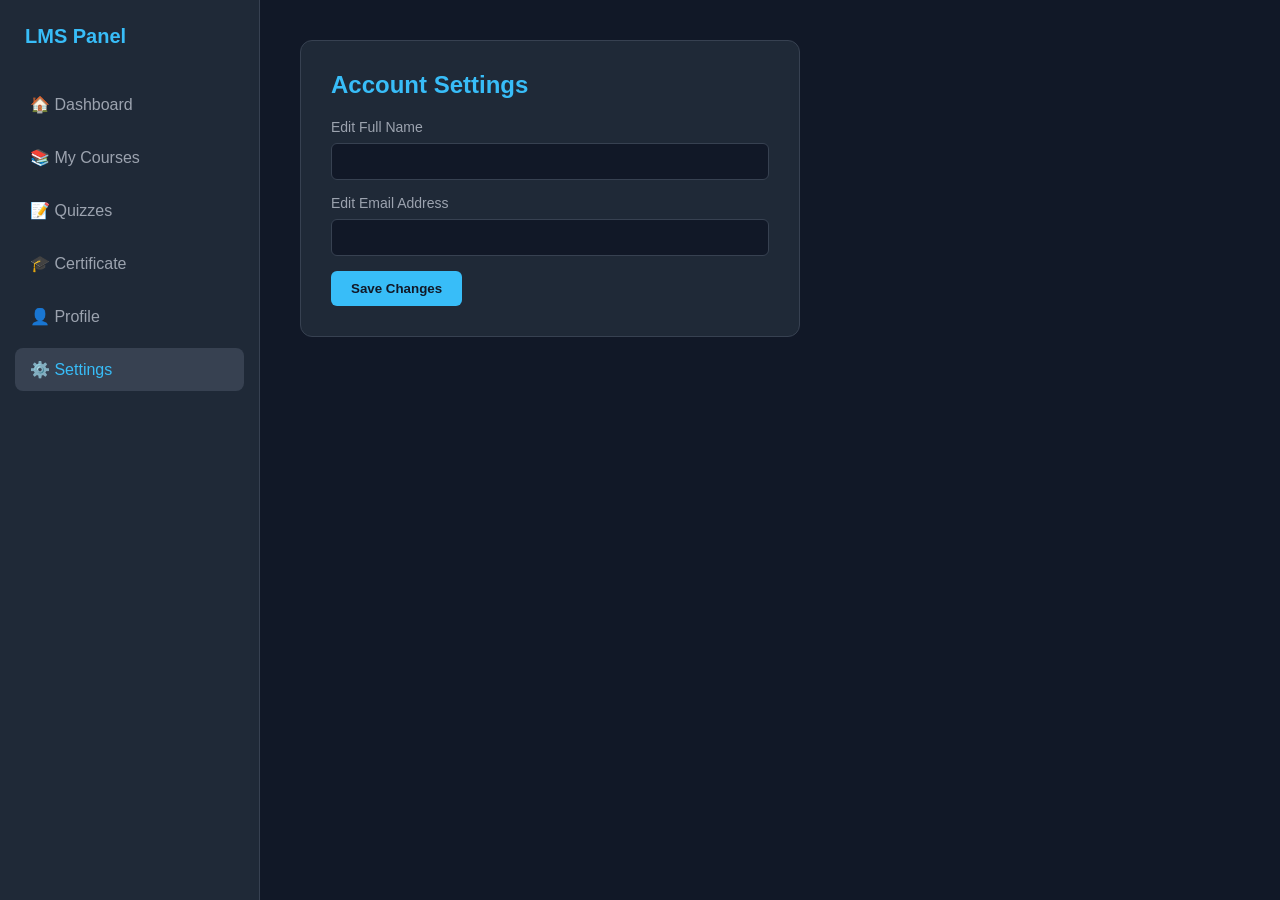
<file: settings.html>
<!DOCTYPE html>
<html lang="en">
<head>
    <meta charset="UTF-8">
    <meta name="viewport" content="width=device-width, initial-scale=1.0">
    <title>Settings</title>
    <style>
        * { box-sizing: border-box; }
        body {
            background-color: #111827; color: #f3f4f6;
            font-family: 'Segoe UI', Tahoma, Geneva, Verdana, sans-serif;
            margin: 0; padding: 0; display: flex; min-height: 100vh;
        }
        .sidebar {
            width: 260px; background-color: #1f2937; border-right: 1px solid #374151;
            padding: 25px 15px; display: flex; flex-direction: column; gap: 10px;
            position: fixed; height: 100vh; left: 0; top: 0;
        }
        .sidebar h2 { color: #38bdf8; font-size: 20px; margin: 0 0 25px 0; padding-left: 10px; font-weight: 600; }
        .sidebar a {
            color: #9ca3af; text-decoration: none; font-size: 16px; padding: 12px 15px;
            border-radius: 8px; display: flex; align-items: center; gap: 10px; transition: all 0.2s ease;
        }
        .sidebar a:hover, .sidebar a.active { background-color: #374151; color: #38bdf8; }
        .main-container { margin-left: 260px; flex-grow: 1; padding: 40px; background: #111827; }
        .settings-card { background-color: #1f2937; border: 1px solid #374151; border-radius: 12px; padding: 30px; max-width: 500px; }
        .settings-card h2 { margin-top: 0; color: #38bdf8; margin-bottom: 20px; }
        .input-group { margin-bottom: 15px; }
        .input-group label { display: block; font-size: 14px; color: #9ca3af; margin-bottom: 8px; }
        .input-group input { width: 100%; padding: 10px; background-color: #111827; border: 1px solid #374151; border-radius: 6px; color: white; }
        .save-btn { background-color: #38bdf8; color: #111827; border: none; padding: 10px 20px; border-radius: 6px; font-weight: bold; cursor: pointer; }
    </style>
</head>
<body>

    <div class="sidebar">
        <h2>LMS Panel</h2>
        <a href="dashboard.html">🏠 Dashboard</a>
        <a href="sqlanalysis.html">📚 My Courses</a>
        <a href="assessment.html">📝 Quizzes</a>
        <a href="certificate.html">🎓 Certificate</a>
        <a href="profile.html">👤 Profile</a>
        <a href="settings.html" class="active">⚙️ Settings</a>
    </div>

    <div class="main-container">
        <div class="settings-card">
            <h2>Account Settings</h2>
            <form onsubmit="saveSettings(event)">
                <div class="input-group">
                    <label>Edit Full Name</label>
                    <input type="text" id="set-name" required>
                </div>
                <div class="input-group">
                    <label>Edit Email Address</label>
                    <input type="email" id="set-email" required>
                </div>
                <button type="submit" class="save-btn">Save Changes</button>
            </form>
        </div>
    </div>

    <script>
        function getUserKey(baseKey) {
            return (localStorage.getItem('currentUser') || 'guest') + '_' + baseKey;
        }

        window.onload = function() {
            document.getElementById('set-name').value = localStorage.getItem(getUserKey('fullName')) || "";
            document.getElementById('set-email').value = localStorage.getItem(getUserKey('email')) || "";
        };

        function saveSettings(e) {
            e.preventDefault();
            const name = document.getElementById('set-name').value;
            const email = document.getElementById('set-email').value;

            localStorage.setItem(getUserKey('fullName'), name);
            localStorage.setItem(getUserKey('email'), email);

            alert('Settings Saved Successfully!');
        }
    </script>
</body>
</html>
</file>
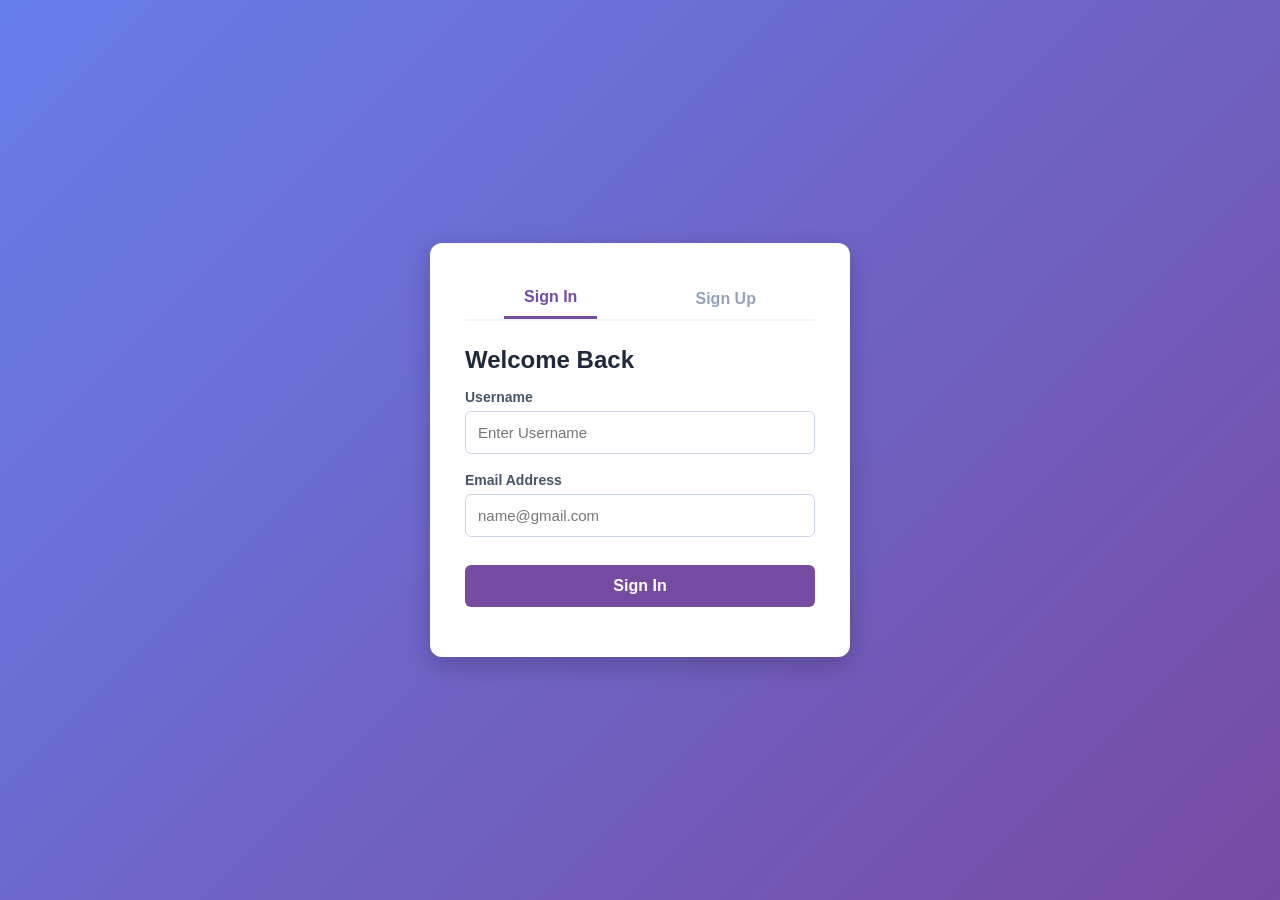
<file: sqlanalysis.html>
<!DOCTYPE html>
<html lang="en">
<head>
    <meta charset="UTF-8">
    <meta name="viewport" content="width=device-width, initial-scale=1.0">
    <title>Course Content - Data Analytics Pro</title>
    <style>
        * { box-sizing: border-box; margin: 0; padding: 0; }
        body {
            background: linear-gradient(135deg, #0f172a 0%, #1e1b4b 100%);
            color: #f8fafc;
            font-family: 'Inter', system-ui, -apple-system, sans-serif;
            display: flex;
            min-height: 100vh;
        }
        /* Premium Glassmorphic Sidebar */
        .sidebar {
            width: 280px;
            background: rgba(30, 41, 59, 0.7);
            backdrop-filter: blur(12px);
            border-right: 1px solid rgba(255, 255, 255, 0.08);
            padding: 30px 20px;
            display: flex;
            flex-direction: column;
            gap: 12px;
            position: fixed;
            height: 100vh;
            left: 0;
            top: 0;
            z-index: 100;
        }
        .sidebar h2 { 
            color: #38bdf8; 
            font-size: 22px; 
            margin-bottom: 30px; 
            padding-left: 10px; 
            font-weight: 700;
            letter-spacing: 0.5px;
            text-shadow: 0 0 20px rgba(56, 189, 248, 0.2);
        }
        .sidebar a {
            color: #94a3b8;
            text-decoration: none;
            font-size: 15px;
            font-weight: 500;
            padding: 14px 16px;
            border-radius: 10px;
            display: flex;
            align-items: center;
            gap: 12px;
            transition: all 0.3s cubic-bezier(0.4, 0, 0.2, 1);
        }
        .sidebar a:hover, .sidebar a.active {
            background: linear-gradient(90deg, rgba(56, 189, 248, 0.15) 0%, rgba(56, 189, 248, 0.03) 100%);
            color: #38bdf8;
            transform: translateX(4px);
            box-shadow: inset 3px 0 0 #38bdf8;
        }
        /* Main Workspace */
        .main-container {
            margin-left: 280px;
            flex-grow: 1;
            padding: 50px;
            max-width: 1200px;
        }
        .header {
            border-bottom: 1px solid rgba(255, 255, 255, 0.08);
            padding-bottom: 25px;
            margin-bottom: 40px;
        }
        .header h1 {
            font-size: 32px;
            font-weight: 800;
            background: linear-gradient(to right, #ffffff, #cbd5e1);
            -webkit-background-clip: text;
            -webkit-text-fill-color: transparent;
            margin-bottom: 8px;
        }
        .header p { color: #94a3b8; font-size: 15px; }

        /* Sleek Video Cards */
        .module-card {
            background: rgba(30, 41, 59, 0.4);
            border: 1px solid rgba(255, 255, 255, 0.05);
            border-radius: 16px;
            padding: 30px;
            margin-bottom: 35px;
            box-shadow: 0 10px 30px -10px rgba(0, 0, 0, 0.3);
            transition: transform 0.3s ease, border-color 0.3s ease;
        }
        .module-card:hover {
            transform: translateY(-2px);
            border-color: rgba(56, 189, 248, 0.2);
            box-shadow: 0 20px 40px -15px rgba(0, 0, 0, 0.5);
        }
        .module-card h3 {
            color: #38bdf8;
            font-size: 20px;
            font-weight: 600;
            margin-bottom: 10px;
        }
        .module-card p {
            color: #94a3b8;
            font-size: 14.5px;
            margin-bottom: 20px;
            line-height: 1.6;
        }
        .video-container {
            position: relative;
            width: 100%;
            padding-bottom: 56.25%;
            margin-bottom: 20px;
            border-radius: 12px;
            overflow: hidden;
            box-shadow: 0 4px 20px rgba(0,0,0,0.4);
            border: 1px solid rgba(255, 255, 255, 0.05);
        }
        .video-container iframe { position: absolute; top: 0; left: 0; width: 100%; height: 100%; border: none; }
        
        /* Modern Action Buttons */
        .complete-btn {
            background: linear-gradient(135deg, #10b981 0%, #059669 100%);
            color: white;
            border: none;
            padding: 12px 28px;
            border-radius: 8px;
            font-weight: 600;
            font-size: 14px;
            cursor: pointer;
            box-shadow: 0 4px 14px rgba(16, 185, 129, 0.2);
            transition: all 0.3s ease;
        }
        .complete-btn:hover {
            transform: translateY(-1px);
            box-shadow: 0 6px 20px rgba(16, 185, 129, 0.4);
        }
        .complete-btn.done {
            background: rgba(51, 65, 85, 0.5);
            color: #64748b;
            border: 1px solid rgba(255, 255, 255, 0.05);
            cursor: not-allowed;
            box-shadow: none;
            transform: none;
        }

        @media (max-width: 992px) {
            body { flex-direction: column; }
            .sidebar { position: relative; width: 100%; height: auto; padding: 20px; }
            .main-container { margin-left: 0; padding: 30px 20px; }
        }
    </style>
</head>
<body>

    <div class="sidebar">
        <h2>LMS Panel</h2>
        <a href="dashboard.html">🏠 Dashboard</a>
        <a href="sqlanalysis.html" class="active">📚 My Courses</a>
        <a href="assessment.html">📝 Quizzes</a>
        <a href="certificate.html">🎓 Certificate</a>
        <a href="profile.html">👤 Profile</a>
        <a href="settings.html">⚙️ Settings</a>
    </div>

    <div class="main-container">
        <div class="header">
            <h1>Course Content: Data Analytics</h1>
            <p>Complete all modules sequentially to step up your dashboard metrics.</p>
        </div>

        <div class="module-card">
            <h3>Module 1: Introduction to Data Analytics</h3>
            <p>Data analytics kya hai aur iska tech industry mein kya role hai, is video se samajhiye.</p>
            <div class="video-container">
                <iframe src="https://www.youtube.com/embed/YZf5q-ICf8Y" allowfullscreen></iframe>
            </div>
            <button id="btn_video_1" onclick="markCompleted(1)" class="complete-btn">Mark as Complete</button>
        </div>

        <div class="module-card">
            <h3>Module 2: Descriptive Analytics</h3>
            <p>Historical data ka use karke trends aur patterns ko analyze karna seekhein.</p>
            <div class="video-container">
                <iframe src="https://www.youtube.com/embed/K1a9oSybtm4" allowfullscreen></iframe>
            </div>
            <button id="btn_video_2" onclick="markCompleted(2)" class="complete-btn">Mark as Complete</button>
        </div>

        <div class="module-card">
            <h3>Module 3: Diagnostic Analytics</h3>
            <p>Data mein koi trend ya problem kyun aayi, uski root-cause analysis karna seekhein.</p>
            <div class="video-container">
                <iframe src="https://www.youtube.com/embed/QoEpC7jUb9k" allowfullscreen></iframe>
            </div>
            <button id="btn_video_3" onclick="markCompleted(3)" class="complete-btn">Mark as Complete</button>
        </div>

        <div class="module-card">
            <h3>Module 4: Predictive Analytics</h3>
            <p>Statistical models aur forecasting techniques ka use karke future trends predict karein.</p>
            <div class="video-container">
                <iframe src="https://www.youtube.com/embed/tdV9L3C-hxQ" allowfullscreen></iframe>
            </div>
            <button id="btn_video_4" onclick="markCompleted(4)" class="complete-btn">Mark as Complete</button>
        </div>
    </div>

    <script>
        // CRITICAL FIX: Generates key bound tightly to currently authenticated session user
        function getUserKey(baseKey) {
            const user = localStorage.getItem('currentUser') || 'guest';
            return user + '_' + baseKey;
        }

        function markCompleted(id) {
            localStorage.setItem(getUserKey('video_completed_' + id), 'true');
            updateButtonState(id);
            updateDashboardProgress();
        }

        function updateButtonState(id) {
            const btn = document.getElementById('btn_video_' + id);
            if (btn) {
                // Instantly sync with current logged-in session data scope
                if (localStorage.getItem(getUserKey('video_completed_' + id)) === 'true') {
                    btn.innerText = "✓ Completed";
                    btn.className = "complete-btn done";
                    btn.disabled = true;
                } else {
                    btn.innerText = "Mark as Complete";
                    btn.className = "complete-btn";
                    btn.disabled = false;
                }
            }
        }

        function updateDashboardProgress() {
            let totalItems = 5; 
            let completedItems = 0;

            for (let i = 1; i <= 4; i++) {
                if (localStorage.getItem(getUserKey('video_completed_' + i)) === 'true') {
                    completedItems++;
                }
            }

            if (localStorage.getItem(getUserKey('quizStatus')) === 'PASS') {
                completedItems++;
            }

            let percentage = Math.round((completedItems / totalItems) * 100);
            localStorage.setItem(getUserKey('course_progress_percent'), percentage);
        }

        window.onload = function() {
            const user = localStorage.getItem('currentUser');
            if(!user) { window.location.href = 'index.html'; return; }
            
            // Loop evaluates configuration cleanly for each module instance based on local login profile
            for (let i = 1; i <= 4; i++) {
                updateButtonState(i);
            }
        };
    </script>
</body>
</html>
</file>
